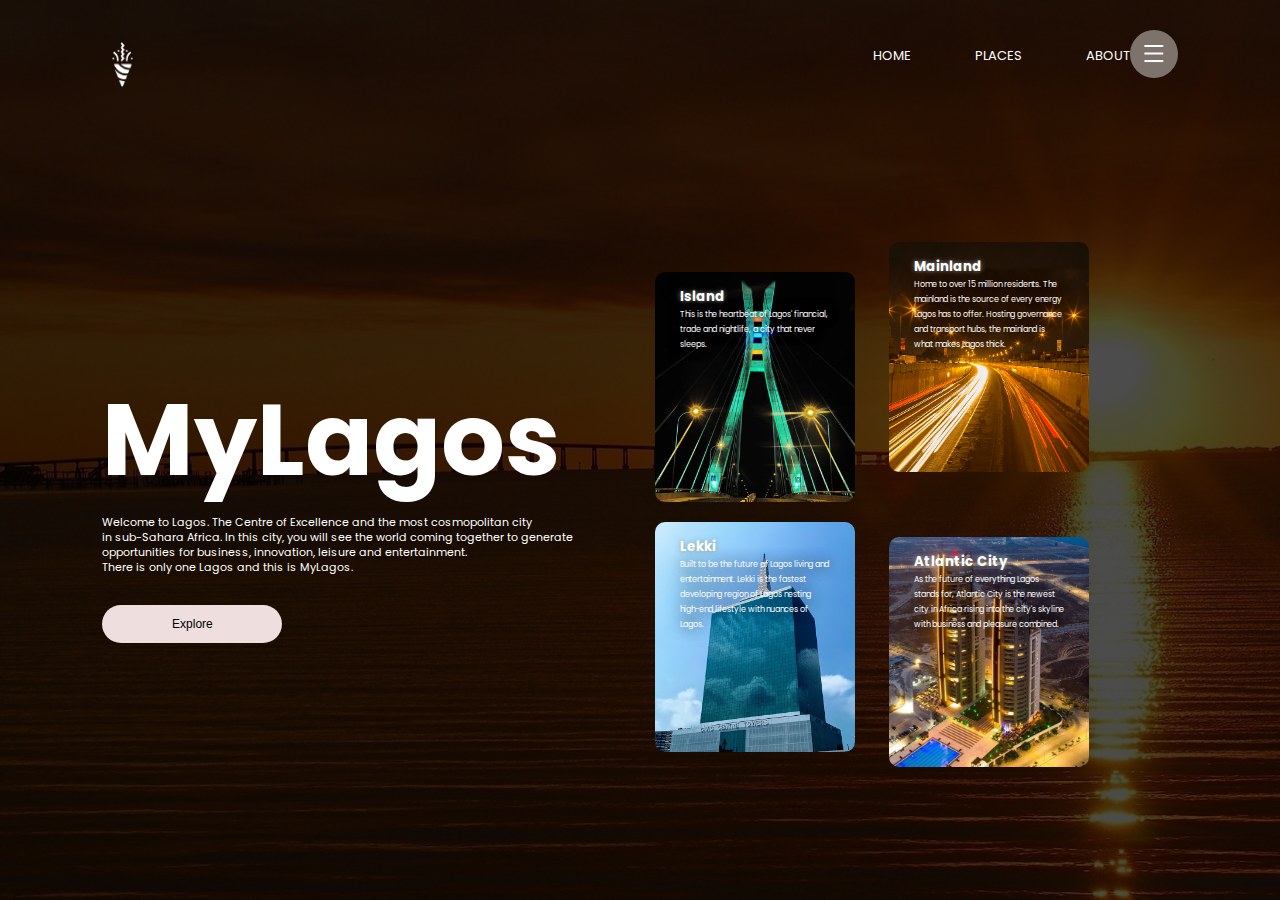
<file: HTML/index.html>
<!DOCTYPE html>
<html lang="en">
<head>
    <meta charset="UTF-8">
    <meta http-equiv="X-UA-Compatible" content="IE=edge">
    <meta name="viewport" content="width=device-width, initial-scale=1.0">
    <title>This Lagos - Live, Play & Work</title>

    <link rel="preconnect" href="https://fonts.googleapis.com">
    <link rel="preconnect" href="https://fonts.gstatic.com" crossorigin>
    <link href="https://fonts.googleapis.com/css2?family=Poppins:wght@100&family=Spinnaker&display=swap" rel="stylesheet">
    <link rel="stylesheet" href="../CSS/style.css">
</head>
<body>
    <div class="container">
        <div class="navbar">
            <img src="../Images/MyLagoslogo.png" height="45" width="40" class="logo">
        <nav>
            <ul>
                <li><a href="">HOME</a></li>
                <li><a href="">PLACES</a></li>
                <li><a href="">ABOUT</a></li>
            </ul>
        </nav>
        <img src="../Images/menu.png" class="menue-icon">
        </div>

    <!-------Places------->
        <div class="row">
            <div class="col">
                <h1>MyLagos</h1>
                <p>Welcome to Lagos. The Centre of Excellence and the most cosmopolitan city <br>in sub-Sahara Africa. In this city, you will see the world coming together to generate <br>opportunities for business, innovation, leisure and entertainment. <br>There is only one Lagos and this is MyLagos.</p>
                <button type="button">Explore</button>
            </div>

            <div class="col">
                <div class="card card1">
                    <h5>Island</h5>
                    <p>This is the heartbeat of Lagos' financial, trade and nightlife, a city that never sleeps.</p>
                </div>

                <div class="card card2">
                    <h5>Mainland</h5>
                    <p>Home to over 15 million residents. The mainland is the source of every energy Lagos has to offer. Hosting governance and transport hubs, the mainland is what makes Lagos thick.</p>
                </div>
                <div class="card card3">
                    <h5>Lekki</h5>
                    <p>Built to be the future of Lagos living and entertainment. Lekki is the fastest developing region of Lagos nesting high-end lifestyle with nuances of Lagos.</p>
                </div>

                <div class="card card4">
                    <h5>Atlantic City</h5>
                    <p>As the future of everything Lagos stands for, Atlantic City is the newest city in Africa rising into the city's skyline with business and pleasure combined.</p>

            </div>
        </div>
    </div>

</body>
</html>
</file>
<file: CSS/style.css>
*{
    margin: 0;
    padding: 0;
    font-family: 'Poppins', sans-serif;
}

.container{
    width: 100%;
    height: 100vh;
    background-image:  linear-gradient(rgba(0,0,0,0.7),rgba(0,0,0,0.7)),url(../Images/lekki-link-bridge-full-view2.jpg);
    background-position: center;
    background-size: cover;
    padding-left: 8%;
    padding-right: 8%;
    box-sizing: border-box;
}

.navbar{
    height: 12%;
    display: flex;
    align-items: center;
}

.logo{
  
    cursor: pointer;
    padding-top: 20px;
    filter: brightness(100)
}

.menu-icon{
    width: 30px;
    cursor: pointer;
    margin-left: 40px;
}

nav{
    flex: 1;
    text-align: right;
}

nav ul li {
    list-style: none;
    display: inline-block;
    margin-left: 60px;
}

nav ul li a{
    text-decoration: none;
    color: #fff;
    font-size: 13px;
}



.row{
    display: flex;
    height: 88%;
    align-items: center;
}

.col{
    flex-basis: 50%;
}

h1{
    color: white;
    font-size: 100px;
}

p{
    color: #fff;
    font-size: 11px;
    line-height: 15px;
    font-family: ;
}

button{
    width: 180px;
    font-family: 'Trebuchet MS', 'Lucida Sans Unicode', 'Lucida Grande', 'Lucida Sans', Arial, sans-serif;
    color: black;
    font-size: 12px;
    padding: 12px 0;
    background: rgb(238, 222, 222);
    border-radius: 20px;
    border: 0;
    outline: none;
    margin-top: 30px;
}

.card{
    width: 200px;
    height: 230px;
    display: inline-block;
    border-radius: 10px;
    padding: 15px 25px;
    box-sizing: border-box;
    cursor: pointer;
    margin: 10px 15px;
    background-image: url(../Images/pic-1.png);
    background-position: center;
    background-size: cover;
    transition: transform 0.5s;

}

.card1{
    background-image: url(../Images/card1.jpg);
}

.card2{
    background-image: url(../Images/card2.jpg);
}

.card3{
    background-image: url(../Images/card3.jpg);
}

.card4{
    background-image: url(../Images/card4.jpg);
}

.card:hover{
    transform: translateY(-10%);
}

h5{
    text-shadow: 0 0 5px #999;
    color: #fff;
}

.card p{
    text-shadow: 0 0 15px #000;
    font-size: 8px;
}
</file>
